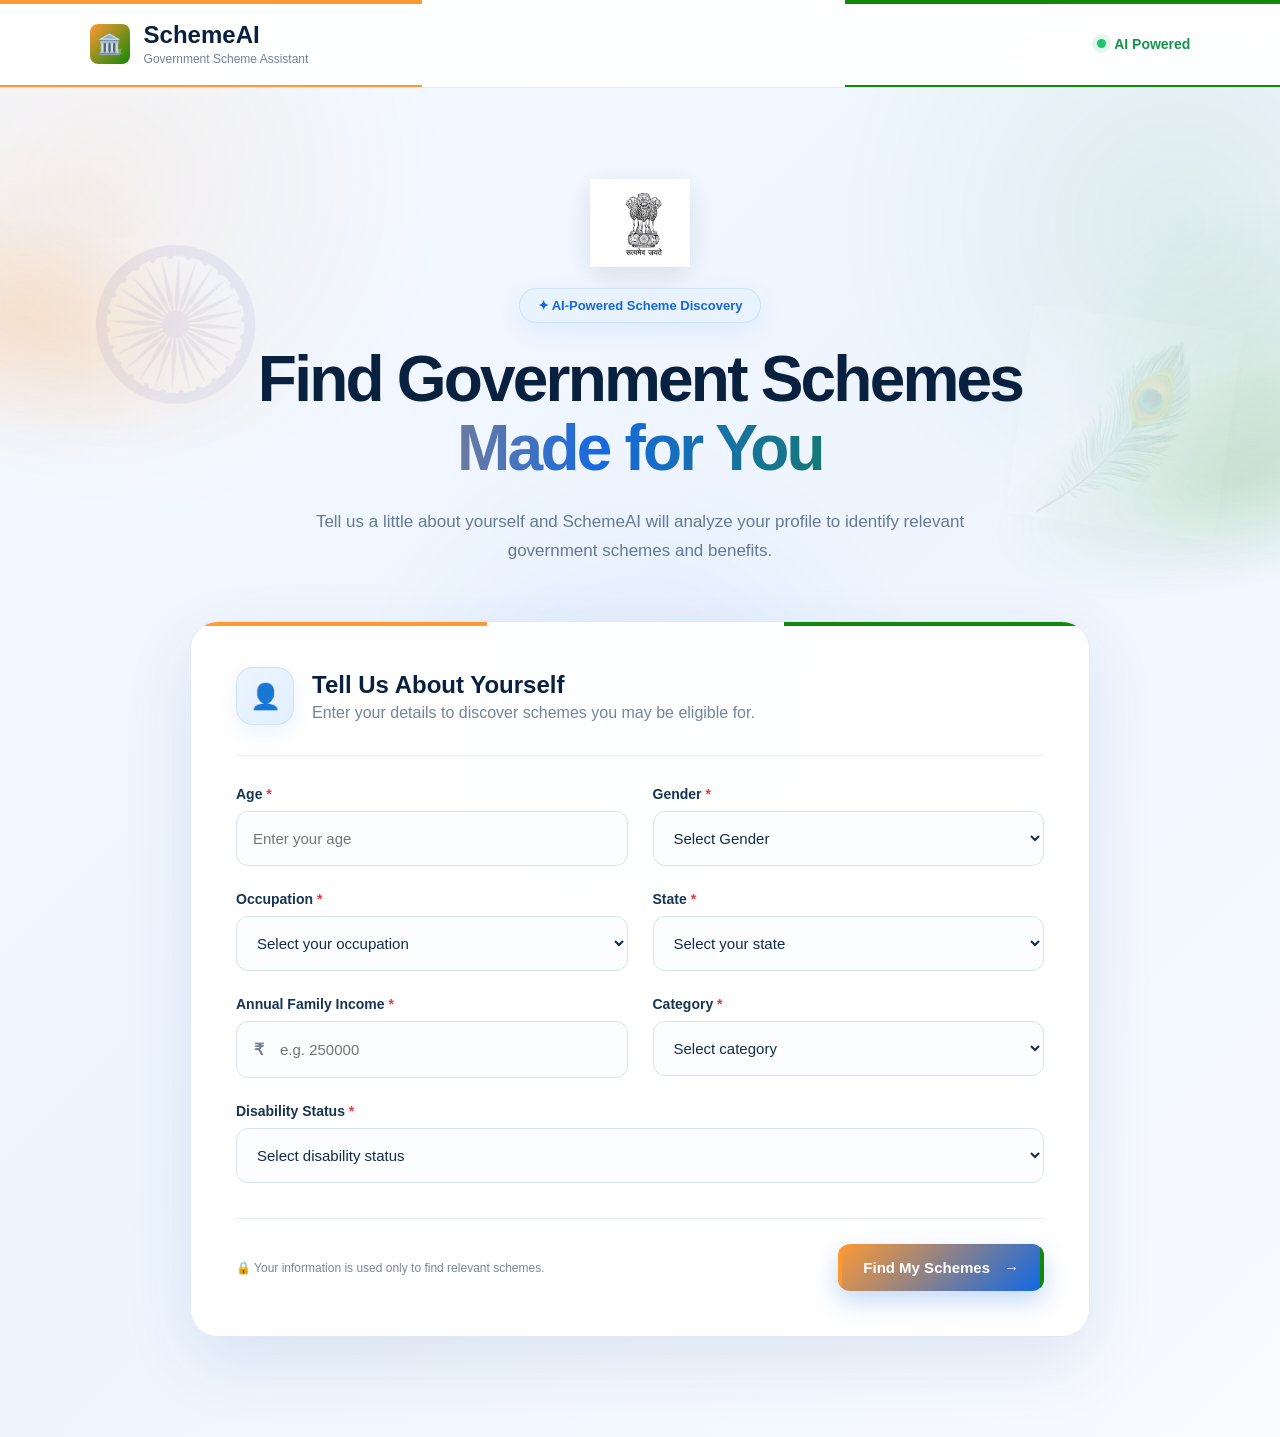
<file: frontend/index.html>
<!DOCTYPE html>
<html lang="en">
<head>
    <meta charset="UTF-8">
    <meta name="viewport" content="width=device-width, initial-scale=1.0">

    <title>SchemeAI | Government Scheme Assistant</title>

    <link rel="stylesheet" href="css/style.css">
</head>

<body>

    <!-- ================= HEADER ================= -->

    <header class="navbar">

        <div class="brand">

            <div class="brand-logo" style="width: 40px; height: 40px; background: linear-gradient(135deg, #FF9933, #138808); border-radius: 8px; display: flex; align-items: center; justify-content: center; color: white; font-weight: bold; font-size: 20px;">
                🏛️
            </div>
            <div>
                <h2>SchemeAI</h2>
                <span>Government Scheme Assistant</span>
            </div>

        </div>

        <div class="status">
            <span class="status-dot"></span>
            AI Powered
        </div>

    </header>


    <!-- ================= HERO ================= -->

    <main>

        <section class="hero">
            <div class="hero-indian-emblem">
            <img src="assets/national-emblem.png" alt="National Emblem of India">
            </div>
            <div class="india-decoration chakra-decoration">
    <img src="assets/ashoka-chakra.png" alt="">
</div>

<div class="india-decoration peacock-decoration">
    <img src="assets/peacock-feather.png" alt="">
</div>

<div class="tricolor-wave wave-left"></div>
<div class="tricolor-wave wave-right"></div>

            <div class="hero-badge">
                ✦ AI-Powered Scheme Discovery
            </div>

            <h1>
                Find Government Schemes
                <span>Made for You</span>
            </h1>

            <p>
                Tell us a little about yourself and SchemeAI will analyze
                your profile to identify relevant government schemes and benefits.
            </p>

        </section>


        <!-- ================= FORM CARD ================= -->

        <section class="profile-container">

            <div class="form-header">

                <div class="form-icon">
                    👤
                </div>

                <div>
                    <h2>Tell Us About Yourself</h2>

                    <p>
                        Enter your details to discover schemes you may be eligible for.
                    </p>
                </div>

            </div>


            <form id="profileForm">

                <div class="form-grid">


                    <!-- AGE -->

                    <div class="form-group">

                        <label for="age">
                            Age <span>*</span>
                        </label>

                        <input
                            type="number"
                            id="age"
                            name="age"
                            placeholder="Enter your age"
                            min="1"
                            max="120"
                            required
                        >

                    </div>


                    <!-- GENDER -->

                    <div class="form-group">

                        <label for="gender">
                            Gender <span>*</span>
                        </label>

                        <select id="gender" name="gender" required>

                            <option value="">Select Gender</option>

                            <option value="Male">
                                Male
                            </option>

                            <option value="Female">
                                Female
                            </option>

                            <option value="Other">
                                Other
                            </option>

                        </select>

                    </div>


                    <!-- OCCUPATION -->

                    <div class="form-group">

                        <label for="occupation">
                            Occupation <span>*</span>
                        </label>

                        <select id="occupation" name="occupation" required>

                            <option value="">
                                Select your occupation
                            </option>

                            <option value="Student">
                                Student
                            </option>

                            <option value="Farmer">
                                Farmer
                            </option>

                            <option value="Self Employed">
                                Self Employed
                            </option>

                            <option value="Business Owner">
                                Business Owner
                            </option>

                            <option value="Private Employee">
                                Private Employee
                            </option>

                            <option value="Government Employee">
                                Government Employee
                            </option>

                            <option value="Unemployed">
                                Unemployed
                            </option>

                            <option value="Daily Wage Worker">
                                Daily Wage Worker
                            </option>

                            <option value="Homemaker">
                                Homemaker
                            </option>

                            <option value="Other">
                                Other
                            </option>

                        </select>

                    </div>


                    <!-- STATE -->

                    <div class="form-group">

                        <label for="state">
                            State <span>*</span>
                        </label>

                        <select id="state" name="state" required>

                            <option value="">
                                Select your state
                            </option>

                            <option>Andhra Pradesh</option>
                            <option>Arunachal Pradesh</option>
                            <option>Assam</option>
                            <option>Bihar</option>
                            <option>Chhattisgarh</option>
                            <option>Goa</option>
                            <option>Gujarat</option>
                            <option>Haryana</option>
                            <option>Himachal Pradesh</option>
                            <option>Jharkhand</option>
                            <option>Karnataka</option>
                            <option>Kerala</option>
                            <option>Madhya Pradesh</option>
                            <option>Maharashtra</option>
                            <option>Manipur</option>
                            <option>Meghalaya</option>
                            <option>Mizoram</option>
                            <option>Nagaland</option>
                            <option>Odisha</option>
                            <option>Punjab</option>
                            <option>Rajasthan</option>
                            <option>Sikkim</option>
                            <option>Tamil Nadu</option>
                            <option>Telangana</option>
                            <option>Tripura</option>
                            <option>Uttar Pradesh</option>
                            <option>Uttarakhand</option>
                            <option>West Bengal</option>
                            <option>Delhi</option>
                            <option>Jammu and Kashmir</option>
                            <option>Ladakh</option>

                        </select>

                    </div>


                    <!-- INCOME -->

                    <div class="form-group">

                        <label for="income">
                            Annual Family Income <span>*</span>
                        </label>

                        <div class="input-prefix">

                            <span>₹</span>

                            <input
                                type="number"
                                id="income"
                                name="income"
                                placeholder="e.g. 250000"
                                min="0"
                                required
                            >

                        </div>

                    </div>


                    <!-- CATEGORY -->

                    <div class="form-group">

                        <label for="category">
                            Category <span>*</span>
                        </label>

                        <select id="category" name="category" required>

                            <option value="">
                                Select category
                            </option>

                            <option value="General">
                                General
                            </option>

                            <option value="OBC">
                                OBC
                            </option>

                            <option value="SC">
                                SC
                            </option>

                            <option value="ST">
                                ST
                            </option>

                            <option value="EWS">
                                EWS
                            </option>

                        </select>

                    </div>


                    <!-- DISABILITY -->

                    <div class="form-group full-width">

                        <label for="disability">
                            Disability Status <span>*</span>
                        </label>

                        <select id="disability" name="disability" required>

                            <option value="">
                                Select disability status
                            </option>

                            <option value="No">
                                No Disability
                            </option>

                            <option value="Yes">
                                Person with Disability
                            </option>

                        </select>

                    </div>

                </div>


                <!-- SUBMIT -->

                <div class="form-footer">

                    <div class="privacy-note">
                        🔒 Your information is used only to find relevant schemes.
                    </div>

                    <button
                        type="submit"
                        id="submitBtn"
                        class="primary-btn"
                    >

                        <span id="btnText">
                            Find My Schemes
                        </span>

                        <span class="btn-arrow">
                            →
                        </span>

                    </button>

                </div>

            </form>

        </section>

    </main>


    <!-- LOADING OVERLAY -->

    <div id="loadingOverlay" class="loading-overlay hidden">

        <div class="loader-card">

            <div class="loader"></div>

            <h3>Finding Schemes For You</h3>

            <p>
                Our AI is analyzing your profile...
            </p>

        </div>

    </div>


    <script src="js/app.js"></script>

</body>
</html>
</file>
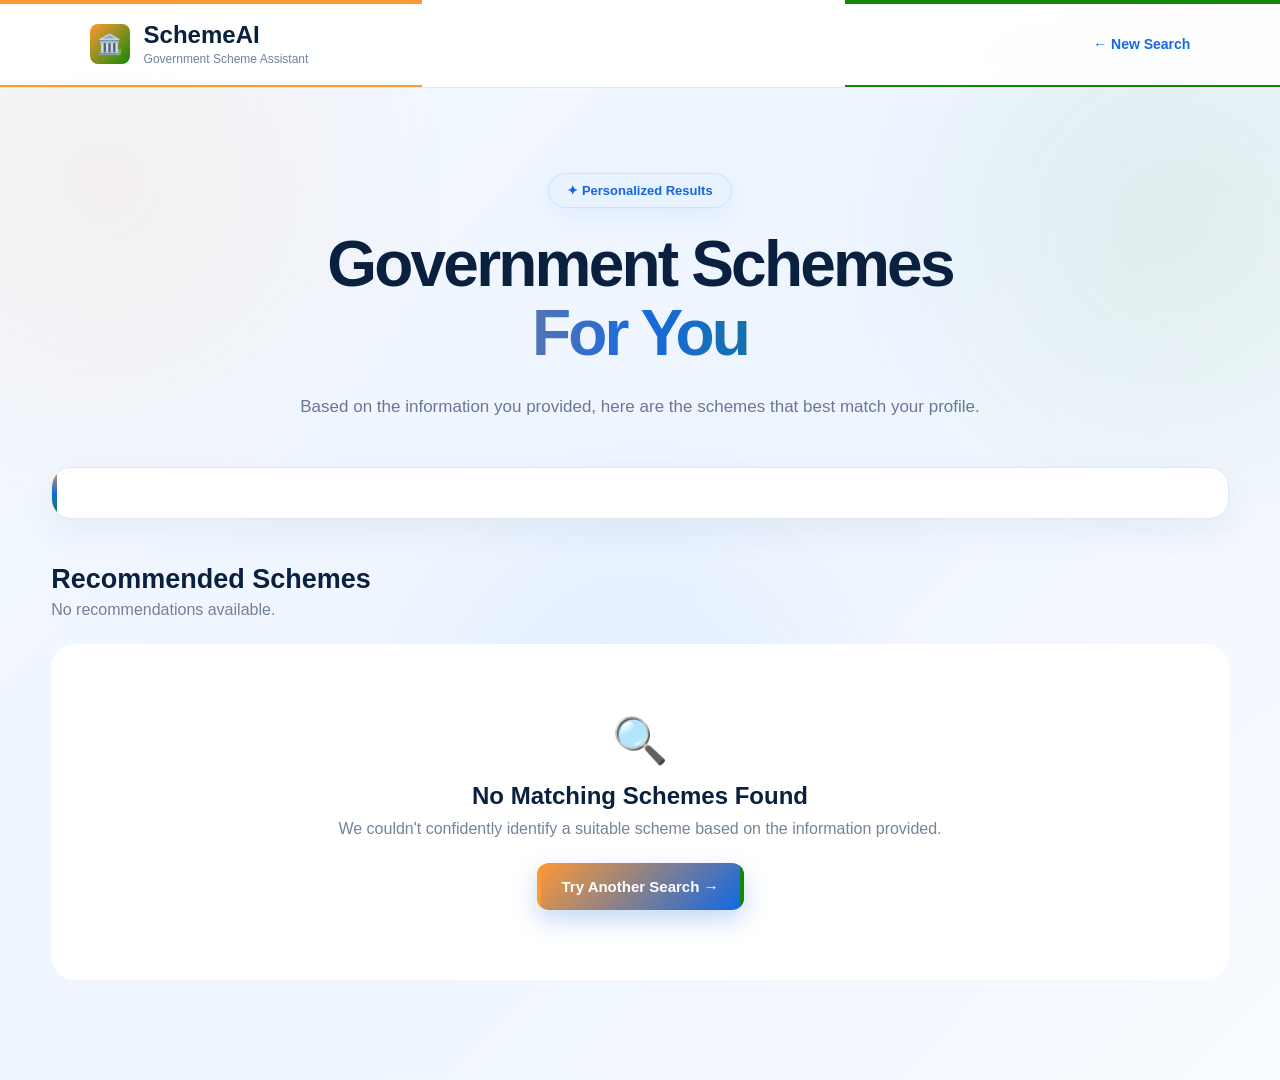
<file: frontend/recommendations.html>
<!DOCTYPE html>
<html lang="en">

<head>

    <meta charset="UTF-8">

    <meta
        name="viewport"
        content="width=device-width, initial-scale=1.0"
    >

    <title>SchemeAI | Your Recommendations</title>

    <link
        rel="stylesheet"
        href="css/style.css"
    >

</head>


<body>


    <!-- HEADER -->

    <header class="navbar">

        <div class="brand">

            <div class="brand-logo" style="width: 40px; height: 40px; background: linear-gradient(135deg, #FF9933, #138808); border-radius: 8px; display: flex; align-items: center; justify-content: center; color: white; font-weight: bold; font-size: 20px;">
                🏛️
            </div>

            <div>

                <h2>SchemeAI</h2>

                <span>
                    Government Scheme Assistant
                </span>

            </div>

        </div>


        <a
            href="index.html"
            class="back-btn"
        >
            ← New Search
        </a>

    </header>


    <!-- RESULTS -->

    <main class="results-page">


        <section class="results-hero">

            <div class="hero-badge">
                ✦ Personalized Results
            </div>

            <h1>
                Government Schemes
                <span>For You</span>
            </h1>

            <p>
                Based on the information you provided,
                here are the schemes that best match your profile.
            </p>

        </section>


        <!-- PROFILE SUMMARY -->

        <section
            id="profileSummary"
            class="profile-summary"
        >

        </section>


        <!-- RESULT COUNT -->

        <div class="results-heading">

            <div>

                <h2>
                    Recommended Schemes
                </h2>

                <p id="resultCount">
                    Analyzing your profile...
                </p>

            </div>

        </div>


        <!-- SCHEME CARDS -->

        <section
            id="recommendationsContainer"
            class="recommendations-container"
        >

        </section>


        <!-- EMPTY STATE -->

        <section
            id="emptyState"
            class="empty-state hidden"
        >

            <div class="empty-icon">
                🔍
            </div>

            <h2>
                No Matching Schemes Found
            </h2>

            <p>
                We couldn't confidently identify a suitable scheme
                based on the information provided.
            </p>

            <a
                href="index.html"
                class="primary-btn"
            >
                Try Another Search →
            </a>

        </section>


    </main>


    <script src="js/recommendations.js"></script>

</body>

</html>
</file>
<file: frontend/css/style.css>
/* ============================================================
   SCHEMEAI - PROFESSIONAL UI
   ============================================================ */


/* ============================================================
   RESET
   ============================================================ */

* {

    margin: 0;

    padding: 0;

    box-sizing: border-box;

}


html {

    scroll-behavior: smooth;

}


body {

    font-family:
        Inter,
        "Segoe UI",
        Arial,
        sans-serif;

    background:
        linear-gradient(
            135deg,
            #f5f9ff 0%,
            #eef5ff 50%,
            #f8fbff 100%
        );

    color: #09203f;

    min-height: 100vh;

}


/* ============================================================
   NAVBAR
   ============================================================ */

.navbar {

    height: 88px;

    background:
        rgba(
            255,
            255,
            255,
            0.92
        );

    backdrop-filter:
        blur(15px);

    border-bottom:
        1px solid
        #e3eaf3;

    display: flex;

    align-items: center;

    justify-content: space-between;

    padding:
        0 7%;

    position: sticky;

    top: 0;

    z-index: 100;

}


.brand {

    display: flex;

    align-items: center;

    gap: 14px;

}


.brand-logo {
    width: 58px;
    height: 58px;
    display: flex;
    align-items: center;
    justify-content: center;
    overflow: hidden;
}

.brand-logo img {
    width: 48px;
    height: 48px;
    object-fit: contain;
    display: block;
}


.brand span {

    display: block;

    color: #71819a;

    font-size: 12px;

    margin-top: 3px;

}


.status {

    display: flex;

    align-items: center;

    gap: 8px;

    color: #149447;

    font-size: 14px;

    font-weight: 600;

}


.status-dot {

    width: 9px;

    height: 9px;

    border-radius: 50%;

    background: #20c46b;

    box-shadow:
        0 0 0 5px
        rgba(
            32,
            196,
            107,
            0.12
        );

}


/* ============================================================
   HERO
   ============================================================ */

.hero,
.results-hero {

    text-align: center;

    padding:
        85px 20px 55px;

}


.hero-badge {

    display: inline-block;

    padding:
        9px 18px;

    border-radius: 30px;

    background:
        #e9f2ff;

    color:
        #1467dc;

    font-size: 13px;

    font-weight: 700;

    margin-bottom: 22px;

    animation:
        fadeDown
        0.7s
        ease;

}


.hero h1,
.results-hero h1 {

    font-size:
        clamp(
            42px,
            5vw,
            66px
        );

    line-height:
        1.08;

    letter-spacing:
        -2.8px;

    max-width:
        850px;

    margin:
        auto;

    animation:
        fadeUp
        0.8s
        ease;

}


.hero h1 span,
.results-hero h1 span {

    display: block;

    color:
        #1769e0;

}


.hero p,
.results-hero p {

    max-width:
        700px;

    margin:
        25px auto 0;

    color:
        #667994;

    font-size:
        17px;

    line-height:
        1.7;

    animation:
        fadeUp
        1s
        ease;

}


/* ============================================================
   PROFILE CARD
   ============================================================ */

.profile-container {

    width:
        min(
            900px,
            92%
        );

    margin:
        0 auto 100px;

    background:
        rgba(
            255,
            255,
            255,
            0.96
        );

    border:
        1px solid
        #e1e9f3;

    border-radius:
        28px;

    padding:
        45px;

    box-shadow:
        0 25px 70px
        rgba(
            22,
            61,
            110,
            0.10
        );

    animation:
        cardAppear
        0.9s
        ease;

}


.form-header {

    display: flex;

    align-items: center;

    gap: 18px;

    padding-bottom:
        30px;

    border-bottom:
        1px solid
        #e8edf4;

    margin-bottom:
        30px;

}


.form-icon {

    width: 58px;

    height: 58px;

    display: flex;

    align-items: center;

    justify-content: center;

    background:
        #edf5ff;

    border-radius:
        17px;

    font-size:
        25px;

}


.form-header h2 {

    font-size:
        24px;

}


.form-header p {

    color:
        #74849a;

    margin-top:
        5px;

}


/* ============================================================
   FORM
   ============================================================ */

.form-grid {

    display:
        grid;

    grid-template-columns:
        1fr 1fr;

    gap:
        25px;

}


.form-group {

    display:
        flex;

    flex-direction:
        column;

    gap:
        9px;

}


.form-group.full-width {

    grid-column:
        span 2;

}


.form-group label {

    font-size:
        14px;

    font-weight:
        700;

    color:
        #173452;

}


.form-group label span {

    color:
        #e63946;

}


.form-group input,
.form-group select {

    width:
        100%;

    height:
        55px;

    padding:
        0 16px;

    border:
        1px solid
        #d9e2ed;

    border-radius:
        12px;

    background:
        #fbfdff;

    color:
        #122c49;

    font-size:
        15px;

    outline:
        none;

    transition:
        0.25s;

}


.form-group input:focus,
.form-group select:focus {

    border-color:
        #1976e8;

    background:
        white;

    box-shadow:
        0 0 0 4px
        rgba(
            25,
            118,
            232,
            0.10
        );

}


.input-prefix {

    display:
        flex;

    align-items:
        center;

    border:
        1px solid
        #d9e2ed;

    border-radius:
        12px;

    background:
        #fbfdff;

    overflow:
        hidden;

}


.input-prefix span {

    padding-left:
        17px;

    color:
        #6e7e94;

    font-weight:
        700;

}


.input-prefix input {

    border:
        none;

}


.input-prefix:focus-within {

    border-color:
        #1976e8;

    box-shadow:
        0 0 0 4px
        rgba(
            25,
            118,
            232,
            0.10
        );

}


/* ============================================================
   FORM FOOTER
   ============================================================ */

.form-footer {

    margin-top:
        35px;

    padding-top:
        25px;

    border-top:
        1px solid
        #e8edf4;

    display:
        flex;

    align-items:
        center;

    justify-content:
        space-between;

    gap:
        20px;

}


.privacy-note {

    color:
        #77879b;

    font-size:
        12px;

}


.primary-btn {

    border:
        none;

    text-decoration:
        none;

    cursor:
        pointer;

    display:
        inline-flex;

    align-items:
        center;

    justify-content:
        center;

    gap:
        14px;

    padding:
        15px 25px;

    border-radius:
        12px;

    background:
        linear-gradient(
            135deg,
            #0866d7,
            #1680ff
        );

    color:
        white;

    font-size:
        15px;

    font-weight:
        700;

    box-shadow:
        0 10px 25px
        rgba(
            20,
            103,
            220,
            0.25
        );

    transition:
        0.25s;

}


.primary-btn:hover {

    transform:
        translateY(-3px);

    box-shadow:
        0 15px 30px
        rgba(
            20,
            103,
            220,
            0.35
        );

}


.primary-btn:disabled {

    opacity:
        0.6;

    cursor:
        not-allowed;

}


/* ============================================================
   RESULTS
   ============================================================ */

.results-page {

    width:
        min(
            1250px,
            92%
        );

    margin:
        auto;

    padding-bottom:
        100px;

}


.results-hero {

    padding-bottom:
        45px;

}


.back-btn {

    text-decoration:
        none;

    color:
        #1769e0;

    font-weight:
        700;

    font-size:
        14px;

}


/* ============================================================
   PROFILE SUMMARY
   ============================================================ */

.profile-summary {

    background:
        white;

    border:
        1px solid
        #e0e8f2;

    border-radius:
        20px;

    padding:
        25px 30px;

    margin-bottom:
        45px;

    box-shadow:
        0 12px 35px
        rgba(
            20,
            55,
            100,
            0.06
        );

}


.summary-title {

    display:
        flex;

    align-items:
        center;

    gap:
        14px;

}


.summary-icon {

    font-size:
        23px;

}


.summary-title h3 {

    font-size:
        19px;

}


.summary-title p {

    color:
        #7a899d;

    font-size:
        13px;

    margin-top:
        3px;

}


.profile-tags {

    display:
        flex;

    flex-wrap:
        wrap;

    gap:
        10px;

    margin-top:
        20px;

}


.profile-tags span {

    padding:
        8px 14px;

    border-radius:
        20px;

    background:
        #f0f6ff;

    color:
        #35608e;

    font-size:
        13px;

    font-weight:
        600;

}


/* ============================================================
   RESULT HEADING
   ============================================================ */

.results-heading {

    margin-bottom:
        25px;

}


.results-heading h2 {

    font-size:
        27px;

}


.results-heading p {

    color:
        #718198;

    margin-top:
        6px;

}


/* ============================================================
   SCHEME CARD
   ============================================================ */

.recommendations-container {

    display:
        flex;

    flex-direction:
        column;

    gap:
        30px;

}


.scheme-card {

    background:
        white;

    border:
        1px solid
        #dfe7f0;

    border-radius:
        24px;

    padding:
        35px 38px;

    box-shadow:
        0 15px 40px
        rgba(
            20,
            55,
            100,
            0.06
        );

    animation:
        cardAppear
        0.6s
        ease
        both;

    transition:
        0.3s;

}


.scheme-card:hover {

    transform:
        translateY(-5px);

    box-shadow:
        0 25px 55px
        rgba(
            20,
            55,
            100,
            0.11
        );

}


.scheme-card-header {

    display:
        flex;

    align-items:
        center;

    gap:
        18px;

}


.scheme-number {

    min-width:
        52px;

    height:
        52px;

    display:
        flex;

    align-items:
        center;

    justify-content:
        center;

    border-radius:
        15px;

    background:
        #edf5ff;

    color:
        #1769e0;

    font-size:
        19px;

    font-weight:
        800;

}


.scheme-card-header h2 {

    font-size:
        25px;

    flex:
        1;

    letter-spacing:
        -0.5px;

}


.score {

    padding:
        8px 17px;

    border-radius:
        20px;

    font-size:
        13px;

    font-weight:
        800;

}


.score.high {

    color:
        #098443;

    background:
        #e7f8ee;

}


.score.medium {

    color:
        #a16a00;

    background:
        #fff5dc;

}


.score.low {

    color:
        #c0392b;

    background:
        #ffebe8;

}


.scheme-divider {

    height:
        1px;

    background:
        #e4eaf1;

    margin:
        27px 0;

}


.scheme-section h4,
.website-section h4 {

    color:
        #1769e0;

    font-size:
        13px;

    letter-spacing:
        0.3px;

    margin-bottom:
        12px;

}


.scheme-section p {

    color:
        #60738e;

    line-height:
        1.8;

    font-size:
        15px;

}


.scheme-columns {

    display:
        grid;

    grid-template-columns:
        1fr 1fr;

    gap:
        60px;

    margin:
        30px 0;

}


.scheme-section {

    margin-bottom:
        28px;

}


.website-section {

    margin-top:
        10px;

}


.website-btn {

    display:
        inline-flex;

    align-items:
        center;

    text-decoration:
        none;

    color:
        #126be5;

    font-weight:
        700;

    font-size:
        14px;

    padding:
        12px 18px;

    border:
        1px solid
        #cfe0f7;

    border-radius:
        10px;

    transition:
        0.25s;

}


.website-btn:hover {

    background:
        #edf5ff;

    transform:
        translateX(3px);

}


.important-note {

    margin-top:
        25px;

    padding:
        17px;

    border-radius:
        12px;

    background:
        #fff8e8;

    border:
        1px solid
        #f5dfaa;

}


.important-note strong {

    color:
        #946200;

    font-size:
        13px;

}


.important-note p {

    color:
        #80672d;

    margin-top:
        7px;

    font-size:
        14px;

}


/* ============================================================
   EMPTY STATE
   ============================================================ */

.empty-state {

    text-align:
        center;

    padding:
        70px 30px;

    background:
        white;

    border-radius:
        24px;

}


.empty-icon {

    font-size:
        45px;

    margin-bottom:
        15px;

}


.empty-state h2 {

    margin-bottom:
        10px;

}


.empty-state p {

    color:
        #74849a;

    margin-bottom:
        25px;

}


/* ============================================================
   LOADING
   ============================================================ */

.loading-overlay {

    position:
        fixed;

    inset:
        0;

    background:
        rgba(
            7,
            29,
            55,
            0.45
        );

    backdrop-filter:
        blur(8px);

    display:
        flex;

    align-items:
        center;

    justify-content:
        center;

    z-index:
        999;

}


.loader-card {

    background:
        white;

    padding:
        45px;

    border-radius:
        24px;

    text-align:
        center;

    box-shadow:
        0 30px 80px
        rgba(
            0,
            0,
            0,
            0.2
        );

}


.loader {

    width:
        48px;

    height:
        48px;

    border:
        4px solid
        #e3edfa;

    border-top-color:
        #1769e0;

    border-radius:
        50%;

    animation:
        spin
        0.8s
        linear
        infinite;

    margin:
        0 auto 20px;

}


.loader-card h3 {

    margin-bottom:
        8px;

}


.loader-card p {

    color:
        #74849a;

    font-size:
        14px;

}


/* ============================================================
   UTILITIES
   ============================================================ */

.hidden {

    display:
        none !important;

}


/* ============================================================
   ANIMATIONS
   ============================================================ */

@keyframes fadeDown {

    from {

        opacity:
            0;

        transform:
            translateY(
                -15px
            );

    }

    to {

        opacity:
            1;

        transform:
            translateY(
                0
            );

    }

}


@keyframes fadeUp {

    from {

        opacity:
            0;

        transform:
            translateY(
                25px
            );

    }

    to {

        opacity:
            1;

        transform:
            translateY(
                0
            );

    }

}


@keyframes cardAppear {

    from {

        opacity:
            0;

        transform:
            translateY(
                25px
            );

    }

    to {

        opacity:
            1;

        transform:
            translateY(
                0
            );

    }

}


@keyframes spin {

    to {

        transform:
            rotate(
                360deg
            );

    }

}


/* ============================================================
   RESPONSIVE
   ============================================================ */

@media (
    max-width: 768px
) {


    .navbar {

        padding:
            0 5%;

    }


    .status {

        display:
            none;

    }


    .hero,
    .results-hero {

        padding-top:
            55px;

    }


    .hero h1,
    .results-hero h1 {

        font-size:
            40px;

        letter-spacing:
            -1.5px;

    }


    .profile-container {

        padding:
            25px;

    }


    .form-grid {

        grid-template-columns:
            1fr;

    }


    .form-group.full-width {

        grid-column:
            span 1;

    }


    .form-footer {

        flex-direction:
            column;

        align-items:
            stretch;

    }


    .primary-btn {

        width:
            100%;

    }


    .scheme-card {

        padding:
            25px;

    }


    .scheme-card-header {

        flex-wrap:
            wrap;

    }


    .scheme-card-header h2 {

        font-size:
            20px;

    }


    .scheme-columns {

        grid-template-columns:
            1fr;

        gap:
            10px;

    }


}


@media (
    max-width: 480px
) {


    .brand h2 {

        font-size:
            18px;

    }


    .brand-logo {

        width:
            43px;

        height:
            43px;

    }


    .hero h1,
    .results-hero h1 {

        font-size:
            34px;

    }


    .profile-container {

        width:
            94%;

    }


}

/* ============================================================
   🇮🇳 SCHEMEAI — INDIA INSPIRED VISUAL ENHANCEMENTS
   IMPORTANT:
   This section ONLY adds visual enhancements.
   Existing layout and structure are NOT modified.
   ============================================================ */


/* ============================================================
   INDIAN TRICOLOR TOP ACCENT
   ============================================================ */

body::before {
    content: "";
    position: fixed;
    top: 0;
    left: 0;
    width: 100%;
    height: 4px;
    z-index: 9999;

    background: linear-gradient(
        to right,
        #ff9933 0%,
        #ff9933 33.33%,
        #ffffff 33.33%,
        #ffffff 66.66%,
        #138808 66.66%,
        #138808 100%
    );
}


/* ============================================================
   SUBTLE INDIAN FLAG GLOW
   ============================================================ */

body::after {
    content: "";
    position: fixed;
    inset: 0;
    pointer-events: none;
    z-index: -1;

    background:
        radial-gradient(
            circle at 8% 20%,
            rgba(255, 153, 51, 0.08),
            transparent 25%
        ),

        radial-gradient(
            circle at 92% 25%,
            rgba(19, 136, 8, 0.07),
            transparent 25%
        ),

        radial-gradient(
            circle at 50% 80%,
            rgba(23, 105, 224, 0.06),
            transparent 30%
        );
}


/* ============================================================
   NAVBAR — TRICOLOR ACCENT
   ============================================================ */

.navbar {
    position: sticky;
    overflow: hidden;
}


/* small tricolor highlight inside navbar */

.navbar::after {
    content: "";
    position: absolute;
    bottom: 0;
    left: 0;

    width: 100%;
    height: 2px;

    background: linear-gradient(
        90deg,
        #ff9933 0%,
        #ff9933 33%,
        #ffffff 33%,
        #ffffff 66%,
        #138808 66%,
        #138808 100%
    );
}


/* ============================================================
   BRAND LOGO — ASHOK CHAKRA STYLE
   ============================================================ */

.brand-logo {
    position: relative;
    overflow: hidden;

    background:
        linear-gradient(
            145deg,
            #0b5ed7,
            #1769e0,
            #0755b8
        );
}


/* subtle chakra ring */

.brand-logo::after {
    content: "✦";

    position: absolute;

    font-size: 12px;

    color: rgba(255,255,255,0.25);

    transform: rotate(45deg);

    right: 7px;
    bottom: 5px;
}


/* ============================================================
   HERO BACKGROUND DECORATION
   ============================================================ */

.hero {
    position: relative;
    overflow: hidden;
}


/* saffron decorative glow */

.hero::before {
    content: "";

    position: absolute;

    width: 350px;
    height: 350px;

    top: 40px;
    left: -150px;

    border-radius: 50%;

    background:
        radial-gradient(
            circle,
            rgba(255,153,51,0.10),
            transparent 70%
        );

    animation:
        floatingGlow 8s ease-in-out infinite;

    pointer-events: none;
}


/* green decorative glow */

.hero::after {
    content: "";

    position: absolute;

    width: 400px;
    height: 400px;

    top: 100px;
    right: -180px;

    border-radius: 50%;

    background:
        radial-gradient(
            circle,
            rgba(19,136,8,0.09),
            transparent 70%
        );

    animation:
        floatingGlow 10s ease-in-out infinite reverse;

    pointer-events: none;
}


/* ============================================================
   HERO CONTENT ABOVE DECORATIONS
   ============================================================ */

.hero > * {
    position: relative;
    z-index: 2;
}


/* ============================================================
   HERO BADGE — INDIA INSPIRED
   ============================================================ */

.hero-badge {
    position: relative;

    border:
        1px solid
        rgba(23,105,224,0.12);

    box-shadow:
        0 8px 25px
        rgba(23,105,224,0.08);

    transition:
        transform 0.3s ease,
        box-shadow 0.3s ease;
}


.hero-badge:hover {
    transform:
        translateY(-3px)
        scale(1.02);

    box-shadow:
        0 12px 30px
        rgba(23,105,224,0.15);
}


/* ============================================================
   HERO TITLE COLOR ENHANCEMENT
   ============================================================ */

.hero h1 span {
    background:
        linear-gradient(
            90deg,
            #ff9933,
            #1769e0 45%,
            #138808
        );

    -webkit-background-clip:
        text;

    background-clip:
        text;

    -webkit-text-fill-color:
        transparent;
}


/* ============================================================
   PROFILE CARD — PREMIUM GLASS EFFECT
   ============================================================ */

.profile-container {
    position: relative;

    overflow: hidden;

    transition:
        transform 0.35s ease,
        box-shadow 0.35s ease;
}


.profile-container::before {
    content: "";

    position: absolute;

    top: 0;
    left: 0;

    width: 100%;
    height: 4px;

    background:
        linear-gradient(
            90deg,
            #ff9933,
            #ffffff 50%,
            #138808
        );
}


.profile-container:hover {
    box-shadow:
        0 30px 80px
        rgba(22,61,110,0.14);
}


/* ============================================================
   FORM ICON
   ============================================================ */

.form-icon {
    position: relative;

    background:
        linear-gradient(
            135deg,
            #edf5ff,
            #e1efff
        );

    box-shadow:
        inset 0 0 0 1px
        rgba(23,105,224,0.08);
}


/* ============================================================
   INPUT HOVER
   ============================================================ */

.form-group input:hover,
.form-group select:hover {
    border-color:
        #9fc4f5;

    background:
        #ffffff;
}


/* ============================================================
   PRIMARY BUTTON — TRICOLOR MICRO ACCENT
   ============================================================ */

.primary-btn {
    position: relative;
    overflow: hidden;
}


.primary-btn::before {
    content: "";

    position: absolute;

    left: 0;
    top: 0;

    width: 4px;
    height: 100%;

    background:
        #ff9933;
}


.primary-btn::after {
    content: "";

    position: absolute;

    right: 0;
    top: 0;

    width: 4px;
    height: 100%;

    background:
        #138808;
}


.primary-btn:hover {
    filter:
        brightness(1.04);
}


/* ============================================================
   RESULTS PAGE — INDIAN THEME
   ============================================================ */

.results-page {
    position: relative;
}


.results-hero {
    position: relative;
}


/* ============================================================
   RESULT HERO TITLE
   ============================================================ */

.results-hero h1 span {
    background:
        linear-gradient(
            90deg,
            #ff9933,
            #1769e0 50%,
            #138808
        );

    -webkit-background-clip:
        text;

    background-clip:
        text;

    -webkit-text-fill-color:
        transparent;
}


/* ============================================================
   PROFILE SUMMARY COLOR ACCENT
   ============================================================ */

.profile-summary {
    position: relative;
    overflow: hidden;
}


.profile-summary::before {
    content: "";

    position: absolute;

    top: 0;
    left: 0;

    width: 5px;
    height: 100%;

    background:
        linear-gradient(
            to bottom,
            #ff9933,
            #1769e0,
            #138808
        );
}


/* ============================================================
   PROFILE TAGS
   ============================================================ */

.profile-tags span {
    transition:
        transform 0.25s ease,
        background 0.25s ease;
}


.profile-tags span:hover {
    transform:
        translateY(-2px);

    background:
        #e5f0ff;
}


/* ============================================================
   SCHEME CARDS — COLOR ACCENT
   ============================================================ */

.scheme-card {
    position: relative;
    overflow: hidden;
}


.scheme-card::before {
    content: "";

    position: absolute;

    top: 0;
    left: 0;

    width: 100%;
    height: 4px;

    background:
        linear-gradient(
            90deg,
            #ff9933,
            #1769e0 50%,
            #138808
        );

    opacity:
        0.75;
}


/* ============================================================
   SCHEME NUMBER — ASHOK CHAKRA INSPIRED
   ============================================================ */

.scheme-number {
    transition:
        transform 0.3s ease,
        box-shadow 0.3s ease;
}


.scheme-card:hover .scheme-number {
    transform:
        rotate(-3deg)
        scale(1.05);

    box-shadow:
        0 8px 20px
        rgba(23,105,224,0.15);
}


/* ============================================================
   SCORE BADGES
   ============================================================ */

.score.high {
    border:
        1px solid
        rgba(19,136,8,0.12);
}


.score.medium {
    border:
        1px solid
        rgba(255,153,51,0.20);
}


/* ============================================================
   WEBSITE BUTTON
   ============================================================ */

.website-btn {
    position: relative;
    overflow: hidden;
}


.website-btn::after {
    content: "";

    position: absolute;

    bottom: 0;
    left: 0;

    width: 0;
    height: 2px;

    background:
        linear-gradient(
            90deg,
            #ff9933,
            #1769e0,
            #138808
        );

    transition:
        width 0.3s ease;
}


.website-btn:hover::after {
    width: 100%;
}


/* ============================================================
   LOADING CARD
   ============================================================ */

.loader-card {
    position: relative;
    overflow: hidden;
}


.loader-card::before {
    content: "";

    position: absolute;

    top: 0;
    left: 0;

    width: 100%;
    height: 4px;

    background:
        linear-gradient(
            90deg,
            #ff9933,
            #ffffff,
            #138808
        );
}


/* ============================================================
   FLOATING BACKGROUND GLOW ANIMATION
   ============================================================ */

@keyframes floatingGlow {

    0% {
        transform:
            translateY(0px)
            scale(1);
    }

    50% {
        transform:
            translateY(-25px)
            scale(1.08);
    }

    100% {
        transform:
            translateY(0px)
            scale(1);
    }

}


/* ============================================================
   SUBTLE CARD SHINE
   ============================================================ */

.scheme-card::after,
.profile-container::after {

    content: "";

    position: absolute;

    top: -100%;
    left: -100%;

    width: 50%;
    height: 300%;

    background:
        linear-gradient(
            90deg,
            transparent,
            rgba(255,255,255,0.25),
            transparent
        );

    transform:
        rotate(25deg);

    transition:
        0.8s;

    pointer-events:
        none;

}


.scheme-card:hover::after,
.profile-container:hover::after {

    left:
        150%;

}


/* ============================================================
   MOBILE SAFETY
   ============================================================ */

@media (max-width: 768px) {

    .hero::before {
        left: -250px;
    }

    .hero::after {
        right: -250px;
    }


}
/* ============================================================
   🇮🇳 INDIAN THEME VISUAL ENHANCEMENTS
   ADD-ON ONLY — EXISTING STRUCTURE PRESERVED
   ============================================================ */


/* ============================================================
   TRICOLOUR TOP ACCENT
   ============================================================ */

body::before {

    content: "";

    position: fixed;

    top: 0;
    left: 0;

    width: 100%;
    height: 4px;

    background:
        linear-gradient(
            90deg,
            #ff9933 0%,
            #ff9933 33%,
            #ffffff 33%,
            #ffffff 66%,
            #138808 66%,
            #138808 100%
        );

    z-index: 9999;

    pointer-events: none;

}


/* ============================================================
   NAVBAR TRICOLOUR BOTTOM ACCENT
   ============================================================ */

.navbar {

    position: sticky;

    overflow: hidden;

}


.navbar::after {

    content: "";

    position: absolute;

    bottom: 0;
    left: 0;

    width: 100%;
    height: 2px;

    background:
        linear-gradient(
            90deg,
            #ff9933 0%,
            #ff9933 33%,
            #ffffff 33%,
            #ffffff 66%,
            #138808 66%,
            #138808 100%
        );

}


/* ============================================================
   ASHOKA CHAKRA LOGO
   ============================================================ */

.brand-logo {

    position: relative;

    overflow: hidden;

    background:
        linear-gradient(
            135deg,
            #0b5ed7,
            #1677ff
        );

}


.brand-logo img {

    width: 72%;

    height: 72%;

    object-fit: contain;

    filter:
        brightness(0)
        invert(1);

    transition:
        transform 0.4s ease;

}


.brand-logo:hover img {

    transform:
        rotate(360deg);

}


/* ============================================================
   HERO INDIAN EMBLEM
   ============================================================ */

.hero {

    position: relative;

    overflow: hidden;

}


.hero-indian-emblem {

    position: relative;

    z-index: 5;

    display: flex;

    justify-content: center;

    align-items: center;

    margin-bottom: 15px;

    animation:
        emblemAppear
        1s
        ease
        both;

}


.hero-indian-emblem img {

    width: 100px;

    height: 100px;

    object-fit: contain;

    opacity: 0.95;

    filter:
        drop-shadow(
            0 8px 15px
            rgba(
                9,
                32,
                63,
                0.12
            )
        );

    transition:
        transform 0.4s ease;

}


.hero-indian-emblem img:hover {

    transform:
        scale(1.06)
        translateY(-3px);

}


/* ============================================================
   ASHOKA CHAKRA DECORATION
   ============================================================ */

.india-decoration {

    position: absolute;

    pointer-events: none;

    z-index: 0;

}


.chakra-decoration {

    left: 7%;

    top: 150px;

    width: 170px;

    height: 170px;

    opacity: 0.055;

    animation:
        floatChakra
        7s
        ease-in-out
        infinite;

}


.chakra-decoration img {

    width: 100%;

    height: 100%;

    object-fit: contain;

}


/* ============================================================
   PEACOCK FEATHER
   ============================================================ */

.peacock-decoration {

    right: 4%;

    top: 120px;

    width: 210px;

    height: 430px;

    opacity: 0.12;

    transform:
        rotate(8deg);

    animation:
        floatPeacock
        8s
        ease-in-out
        infinite;

}


.peacock-decoration img {

    width: 100%;

    height: 100%;

    object-fit: contain;

    filter:
        drop-shadow(
            0 10px 20px
            rgba(
                0,
                120,
                100,
                0.08
            )
        );

}


/* ============================================================
   TRICOLOUR DECORATIVE WAVES
   ============================================================ */

.tricolor-wave {

    position: absolute;

    width: 520px;

    height: 220px;

    border-radius:
        50%;

    pointer-events: none;

    z-index: 0;

    opacity: 0.12;

    filter:
        blur(1px);

}


/* LEFT SAFFRON */

.wave-left {

    left:
        -220px;

    top:
        130px;

    background:
        radial-gradient(
            ellipse,
            #ff9933 0%,
            rgba(
                255,
                153,
                51,
                0
            )
            70%
        );

    transform:
        rotate(
            15deg
        );

}


/* RIGHT GREEN */

.wave-right {

    right:
        -220px;

    top:
        280px;

    background:
        radial-gradient(
            ellipse,
            #138808 0%,
            rgba(
                19,
                136,
                8,
                0
            )
            70%
        );

    transform:
        rotate(
            -15deg
        );

}


/* ============================================================
   HERO CONTENT ABOVE DECORATIONS
   ============================================================ */

.hero > *:not(
    .india-decoration
):not(
    .tricolor-wave
) {

    position: relative;

    z-index: 2;

}


/* ============================================================
   HERO BADGE
   ============================================================ */

.hero-badge {

    border:
        1px solid
        rgba(
            23,
            105,
            224,
            0.12
        );

    box-shadow:
        0 8px 25px
        rgba(
            23,
            105,
            224,
            0.08
        );

}


/* ============================================================
   HERO TITLE COLOUR
   ============================================================ */

.hero h1 span {

    background:
        linear-gradient(
            90deg,
            #ff9933 0%,
            #1769e0 45%,
            #138808 100%
        );

    -webkit-background-clip:
        text;

    background-clip:
        text;

    -webkit-text-fill-color:
        transparent;

}


/* ============================================================
   FORM CARD TRICOLOUR BORDER
   ============================================================ */

.profile-container {

    position: relative;

    overflow: hidden;

}


.profile-container::before {

    content: "";

    position: absolute;

    top: 0;
    left: 0;

    width: 100%;

    height: 4px;

    background:
        linear-gradient(
            90deg,
            #ff9933 0%,
            #ff9933 33%,
            #ffffff 33%,
            #ffffff 66%,
            #138808 66%,
            #138808 100%
        );

}


/* ============================================================
   FORM ICON
   ============================================================ */

.form-icon {

    border:
        1px solid
        rgba(
            23,
            105,
            224,
            0.12
        );

    box-shadow:
        0 8px 20px
        rgba(
            23,
            105,
            224,
            0.08
        );

}


/* ============================================================
   PRIMARY BUTTON
   ============================================================ */

.primary-btn {

    background:
        linear-gradient(
            135deg,
            #ff9933 0%,
            #1769e0 48%,
            #138808 100%
        );

    background-size:
        200%
        200%;

    transition:
        all 0.35s ease;

}


.primary-btn:hover {

    background-position:
        100%
        50%;

    transform:
        translateY(-3px)
        scale(1.01);

}


/* ============================================================
   INPUT HOVER
   ============================================================ */

.form-group input:hover,
.form-group select:hover {

    border-color:
        #9bbfe8;

    background:
        #ffffff;

}


/* ============================================================
   FLOATING ANIMATIONS
   ============================================================ */

@keyframes floatChakra {

    0%,
    100% {

        transform:
            translateY(0)
            rotate(0deg);

    }

    50% {

        transform:
            translateY(-18px)
            rotate(8deg);

    }

}


@keyframes floatPeacock {

    0%,
    100% {

        transform:
            rotate(8deg)
            translateY(0);

    }

    50% {

        transform:
            rotate(11deg)
            translateY(-15px);

    }

}


@keyframes emblemAppear {

    from {

        opacity: 0;

        transform:
            translateY(-20px)
            scale(0.9);

    }

    to {

        opacity: 0.95;

        transform:
            translateY(0)
            scale(1);

    }

}


/* ============================================================
   MOBILE
   ============================================================ */

@media (
    max-width: 768px
) {

    .hero-indian-emblem img {

        width: 75px;

        height: 75px;

    }


    .chakra-decoration {
    position: absolute;
    left: 8%;
    top: 80px;
    width: 150px;
    height: 150px;
    opacity: 0.08;
    z-index: 0;
}

.chakra-decoration img {
    width: 100%;
    height: 100%;
    object-fit: contain;
}
    .peacock-decoration {
    position: absolute;
    right: 5%;
    top: 70px;
    width: 220px;
    height: 300px;
    opacity: 0.12;
    z-index: 0;
}

.peacock-decoration img {
    width: 100%;
    height: 100%;
    object-fit: contain;
}
}

@media (
    max-width: 480px
) {

    .hero-indian-emblem img {

        width:
            65px;

        height:
            65px;

    }


    .peacock-decoration {

        display:
            none;

    }

}
</file>
